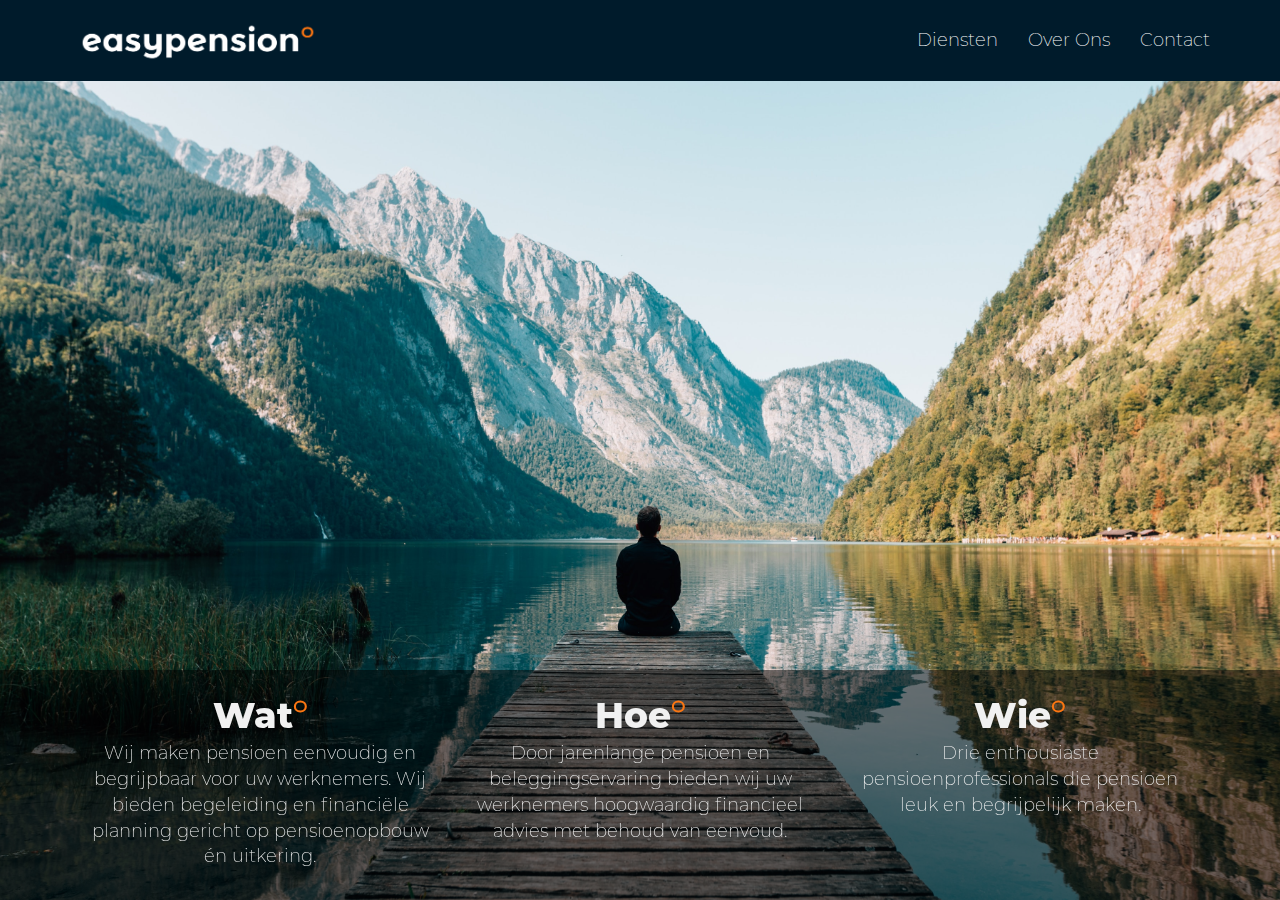
<file: index.html>
<!DOCTYPE html>
<html lang="nl">

<head>
    <title>EasyPension</title>
    <meta name="description"
        content="Wij zijn drie zeer ervaren pensioenprofessionals met bij elkaar meer dan 30 jaar pensioenervaring.">
    <meta property="og:site_name" content="EasyPension">
    <meta property="og:title" content="EasyPension" />
    <meta property="og:description" content="Wij maken pensioen eenvoudig en begrijpbaar voor uw werknemers!" />
    <meta property="og:image" itemprop="image" content="./easy.jpeg" />
    <meta property="og:type" content="website" />
    <meta property="og:image:type" content="image/jpeg">
    <meta property="og:image:width" content="100">
    <meta property="og:image:height" content="100">
    <meta property="og:url" content="https://www.easypension.nl" />
    <meta charset="utf-8">
    <meta name="viewport" content="width=device-width, initial-scale=1">
    <link rel="stylesheet" href="https://maxcdn.bootstrapcdn.com/bootstrap/3.4.0/css/bootstrap.min.css">
    <link rel="stylesheet" href="navbar.css">
    <link rel="stylesheet" href="index.css">
    <link href="https://fonts.googleapis.com/css?family=Montserrat" rel="stylesheet">
    <link rel="icon" href="favicon.png" sizes="16x16" type="image/png">
    <script src="https://ajax.googleapis.com/ajax/libs/jquery/3.3.1/jquery.min.js"></script>
    <script src="https://maxcdn.bootstrapcdn.com/bootstrap/3.4.0/js/bootstrap.min.js"></script>
</head>

<body>

    <nav class="navbar navbar-default navbar-fixed-top">
        <div class="container">
            <div class="navbar-header">
                <button type="button" class="navbar-toggle" data-toggle="collapse" data-target="#myNavbar">
                    <span class="icon-bar"></span>
                    <span class="icon-bar"></span>
                    <span class="icon-bar"></span>
                </button>
                <a class="navbar-brand" href="index.html">
                    <img src="navbarlogo.png" class="brandlogo" alt="EASYPENSIOM">
                </a>

            </div>
            <div class="collapse navbar-collapse" id="myNavbar">
                <ul class="nav navbar-nav ul-nav navbar-right">
                    <li><a href="diensten.html">Diensten</a></li>
                    <li><a href="overons.html">Over Ons</a></li>
                    <li><a href="contact.html">Contact</a></li>
                </ul>

            </div>
        </div>
    </nav>

    <div class="homepagecontent">

        <div class="content">

            <div class="container centercontent" style="cursor: pointer;" onclick="location.href='overons.html';">
                <div class="col-sm-4 text-center">
                    <span class="title">Wat</span><span class="celsius">º</span>
                    <p class="text-center">Wij maken pensioen eenvoudig en begrijpbaar voor uw werknemers. Wij bieden
                        begeleiding en
                        financiële planning gericht op pensioenopbouw én uitkering.
                    </p>
                </div>
                <div class="col-sm-4 text-center">
                    <span class="title">Hoe</span><span class="celsius">º</span>
                    <p class="text-center">Door jarenlange pensioen en beleggingservaring bieden wij uw werknemers
                        hoogwaardig financieel advies met
                        behoud van eenvoud.
                    </p>
                </div>
                <div class="col-sm-4 text-center">
                    <span class="title">Wie</span><span class="celsius">º</span>
                    <p class="text-center">Drie enthousiaste pensioenprofessionals die pensioen leuk en begrijpelijk
                        maken.
                    </p>
                </div>
            </div>
        </div>
    </div>


</body>

</html>
</file>
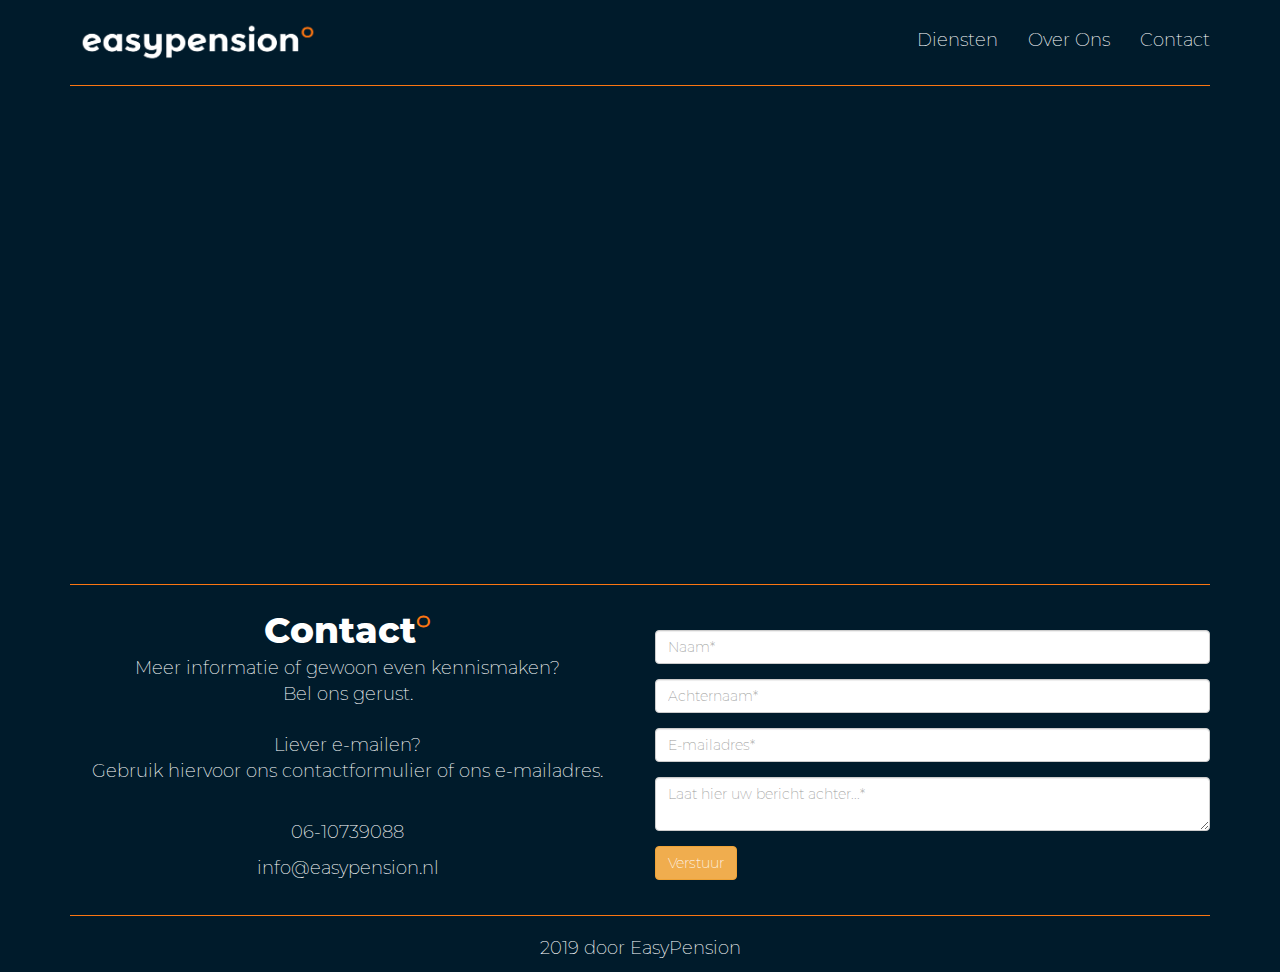
<file: contact.html>
<!DOCTYPE html>
<html lang="nl">

<head>
    <title>Contact</title>
    <meta charset="utf-8">
    <meta name="viewport" content="width=device-width, initial-scale=1">
    <link rel="stylesheet" href="https://maxcdn.bootstrapcdn.com/bootstrap/3.4.0/css/bootstrap.min.css">
    <link rel="stylesheet" href="navbar.css">
    <link rel="stylesheet" href="contact.css">
    <link href="https://fonts.googleapis.com/css?family=Montserrat" rel="stylesheet">
    <link rel="icon" href="favicon.png" sizes="16x16" type="image/png">
    <script src="https://ajax.googleapis.com/ajax/libs/jquery/3.3.1/jquery.min.js"></script>
    <script src="https://maxcdn.bootstrapcdn.com/bootstrap/3.4.0/js/bootstrap.min.js"></script>
</head>

<body>

    <nav class="navbar navbar-default navbar-fixed-top">
        <div class="container">
            <div class="navbar-header">
                <button type="button" class="navbar-toggle" data-toggle="collapse" data-target="#myNavbar">
                    <span class="icon-bar"></span>
                    <span class="icon-bar"></span>
                    <span class="icon-bar"></span>
                </button>
                <a class="navbar-brand" href="index.html">
                    <img src="navbarlogo.png" class="brandlogo" alt="EASYPENSIOM">
                </a>

            </div>
            <div class="collapse navbar-collapse" id="myNavbar">
                <ul class="nav navbar-nav ul-nav navbar-right">
                    <li><a href="diensten.html">Diensten</a></li>
                    <li><a href="overons.html">Over Ons</a></li>
                    <li><a href="contact.html">Contact</a></li>
                </ul>

            </div>
        </div>
    </nav>

    <div class="push"></div>

    <div class="container">
        <hr>
    </div>

    <div class="container">
        <iframe class="contactmaps" src="https://www.google.com/maps/embed?pb=!1m14!1m12!1m3!1d1500249.2061060101!2d5.895646020080529!3d52.17737507338284!2m3!1f0!2f0!3f0!3m2!1i1024!2i768!4f13.1!5e0!3m2!1snl!2snl!4v1565259364990!5m2!1snl!2snl" width="600" height="450" frameborder="0" style="border:0" allowfullscreen></iframe>
    </div>

    <div class="container">
        <hr>
    </div>

    <div class="container">
        <div class="row">
            <div class="col-sm-6 text-center">
                <span class="title">Contact</span><span class="celsius">º</span>
                <p class="text-center">Meer informatie of gewoon even kennismaken?<br />
                    Bel ons gerust.<br><br>

                Liever e-mailen?<br>
                Gebruik hiervoor ons contactformulier of ons e-mailadres. <br><br>  

                <p class="text-center">06-10739088</p>
                <p class="text-center">info@easypension.nl</p>

            </div>

            <div class="container hrhidden">
                <hr>
            </div>

            <div class="col-sm-6">
                <br />
                <form action="mailcap.php" method="post">
                    <input type="checkbox" name="contact_me_by_fax_only" value="1" style="display:none !important"
                        tabindex="-1" autocomplete="off">
                    <div class="form-group">
                        <input type="text" class="form-control" id="voornaam" name="voornaam" placeholder="Naam*"
                            onfocus="this.placeholder=''" onblur="this.placeholder='Naam*'" required>
                    </div>
                    <div class="form-group">
                        <input type="text" class="form-control" id="achternaam" name="achternaam"
                            placeholder="Achternaam*" onfocus="this.placeholder=''"
                            onblur="this.placeholder='Achternaam*'" required>
                    </div>
                    <div class="form-group">
                        <input type="email" class="form-control" id="email" name="email" placeholder="E-mailadres*"
                            onfocus="this.placeholder=''" onblur="this.placeholder='E-mailadres*'" required>
                    </div>
                    <div class="form-group">
                        <textarea class="form-control" name="message" required
                            placeholder="Laat hier uw bericht achter...*" onfocus="this.placeholder=''"
                            onblur="this.placeholder='Laat hier uw bericht achter...*'"></textarea>
                    </div>
                    <div class="form-group">
                        <button type="submit" class="btn btn-warning">Verstuur</button> 
                    </div>

                </form>
            </div>
        </div>


    </div>


    <div class="container">
        <hr>
    </div>


    <div class="footer">
        <p class="text-center">2019 door EasyPension</p>
    </div>



</body>

</html>
</file>
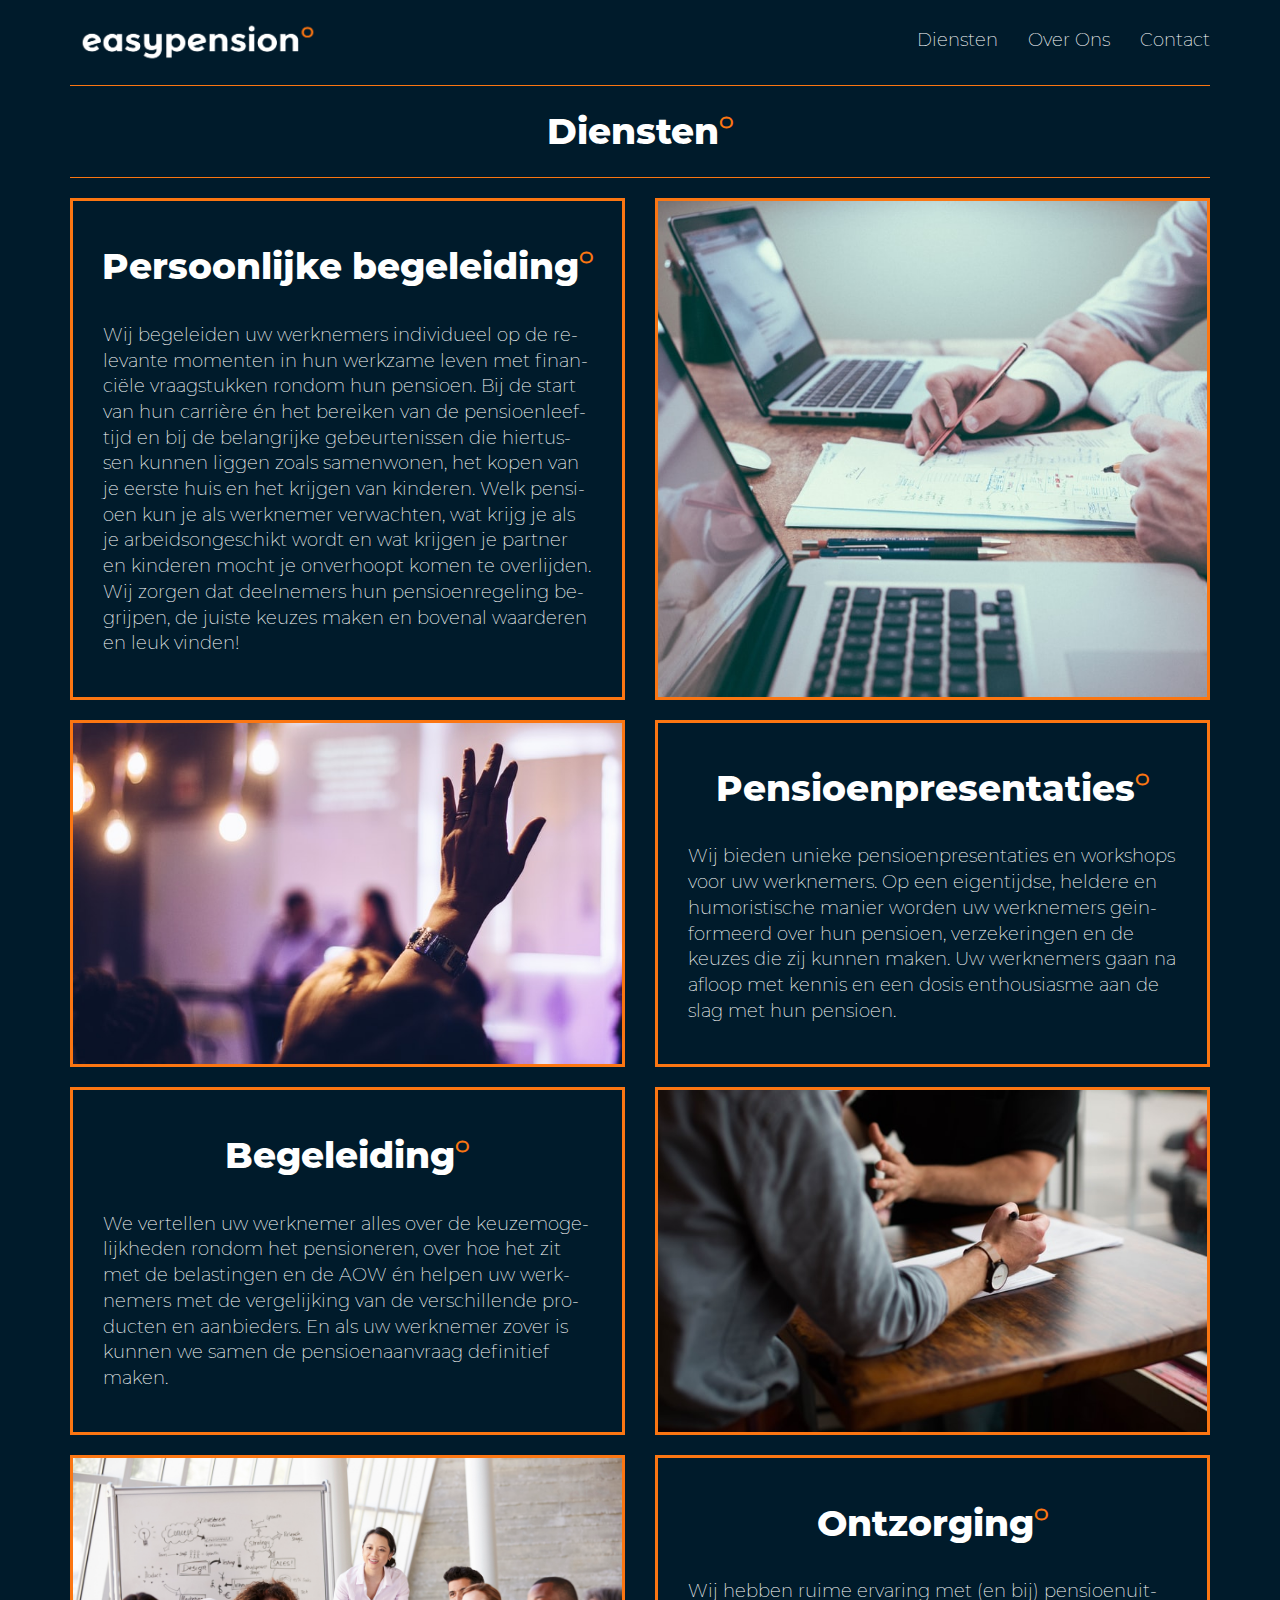
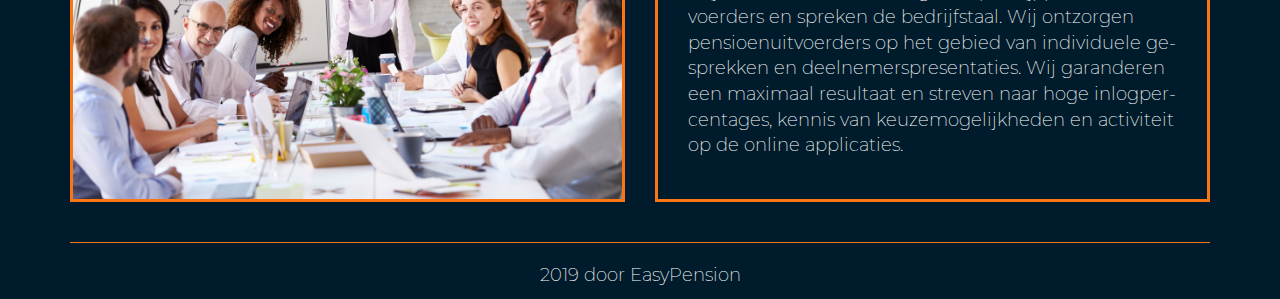
<file: diensten.html>
<!DOCTYPE html>
<html lang="nl">

<head>
    <title>Diensten</title>
    <meta charset="utf-8">
    <meta name="viewport" content="width=device-width, initial-scale=1">
    <link rel="stylesheet" href="https://maxcdn.bootstrapcdn.com/bootstrap/3.4.0/css/bootstrap.min.css">
    <link rel="stylesheet" href="navbar.css">
    <link rel="stylesheet" href="diensten.css">
    <link href="https://fonts.googleapis.com/css?family=Montserrat" rel="stylesheet">
    <link rel="icon" href="favicon.png" sizes="16x16" type="image/png">
    <script src="https://ajax.googleapis.com/ajax/libs/jquery/3.3.1/jquery.min.js"></script>
    <script src="https://maxcdn.bootstrapcdn.com/bootstrap/3.4.0/js/bootstrap.min.js"></script>
</head>

<body>

    <nav class="navbar navbar-default navbar-fixed-top">
        <div class="container">
            <div class="navbar-header">
                <button type="button" class="navbar-toggle" data-toggle="collapse" data-target="#myNavbar">
                    <span class="icon-bar"></span>
                    <span class="icon-bar"></span>
                    <span class="icon-bar"></span>
                </button>
                <a class="navbar-brand" href="index.html">
                    <img src="navbarlogo.png" class="brandlogo" alt="EASYPENSIOM">
                </a>

            </div>
            <div class="collapse navbar-collapse" id="myNavbar">
                <ul class="nav navbar-nav ul-nav navbar-right">
                    <li><a href="diensten.html">Diensten</a></li>
                    <li><a href="overons.html">Over Ons</a></li>
                    <li><a href="contact.html">Contact</a></li>
                </ul>

            </div>
        </div>
    </nav>

    <div class="push"></div>

    <div class="container">
        <hr>
    </div>

    <!-- <div class="container">
        <h1 class="text-center" style="font-weight: bolder">Diensten<span class="celsius">º</span></h1>
    </div> -->

    <div class="container text-center">
        <span class="title">Diensten</span><span class="celsius">º</span>
    </div>

    <div class="container">
        <hr>
    </div>

    <div class="container">
        <div class="row row-eq-height">
            <div class="col-sm-6">
                <div class="boxtext text-center">
                    <div class="pushtitle"></div>
                    <span class="title">Persoonlijke begeleiding</span><span class="celsius">º</span>
                    <p class="text-left" style="padding:30px;">
                        Wij begeleiden uw werknemers individueel op de relevante momenten in hun werkzame leven met
                        financiële vraagstukken rondom hun pensioen. Bij de start van hun carrière én het bereiken van
                        de
                        pensioenleeftijd en bij de belangrijke gebeurtenissen die hiertussen kunnen liggen zoals
                        samenwonen, het kopen van je eerste huis en het krijgen van kinderen. Welk pensioen kun je als
                        werknemer verwachten, wat krijg je als je arbeidsongeschikt wordt en wat krijgen je partner en
                        kinderen mocht je onverhoopt komen te overlijden. Wij zorgen dat deelnemers hun
                        pensioenregeling begrijpen, de juiste keuzes maken en bovenal waarderen en leuk vinden!
                    </p>

                </div>
            </div>
            <div class="col-sm-6">
                <div class="boximage1">



                </div>
            </div>
        </div>
    </div>

    <div class="container">
        <div class="row">
            <div class="col-sm-6">
                <div class="boximage2">



                </div>
            </div>
            <div class="col-sm-6">
                <div class="boxtext text-center">


                    <!-- <h1 class="text-center pensioenpresentaties" style="font-weight: bolder">Pensioenpresentaties<span
                                class="celsius">º</span></h1>
                        <h1 class="text-center pensioenpresentatieskort" style="font-weight: bolder">Pensioen-<br>presentaties<span
                                class="celsius">º</span></h1> -->
                    <div class="pushtitle"></div>
                    <span class="title pensioenpresentaties">Pensioenpresentaties</span><span
                        class="celsius pensioenpresentaties">º</span>
                    <span class="title pensioenpresentatieskort">Pensioen-<br>presentaties</span><span
                        class="celsius pensioenpresentatieskort">º</span>
                    <p class="text-left" style="padding:30px;">
                        Wij bieden unieke pensioenpresentaties en workshops voor uw werknemers. Op een eigentijdse,
                        heldere en humoristische manier worden uw werknemers geinformeerd over hun pensioen,
                        verzekeringen en de keuzes die zij kunnen maken. Uw werknemers gaan na afloop met kennis en een
                        dosis enthousiasme aan de slag met hun pensioen.
                    </p>

                </div>
            </div>
        </div>
    </div>

    <div class="container">
        <div class="row">
            <div class="col-sm-6">
                <div class="boxtext text-center">


                    <!-- <h1 class="text-center pensioenaankoop" style="font-weight: bolder">Pensionering en pensioenaankoop begeleiding<span
                                class="celsius">º</span></h1>
                        <h1 class="text-center pensioenaankoopkort" style="font-weight: bolder">Pensionering<br> en pensioen-<br>aankoop begeleiding<span
                                class="celsius">º</span></h1> -->
                    <div class="pushtitle"></div>
                    <span class="title">Begeleiding</span><span
                        class="celsius">º</span>
                    <!-- <span class="title pensioenaankoop">Pensionering en pensioenaankoop begeleiding</span><span
                        class="celsius pensioenpresentaties">º</span>
                    <span class="title pensioenaankoopkort">Pensionering<br> en
                        pensioen-<br>aankoop<br>begeleiding</span><span
                        class="celsius celsiusmarginleft pensioenpresentatieskort">º</span> -->
                    <p class="text-left" style="padding:30px;">
                        We vertellen uw werknemer alles over de keuzemogelijkheden rondom het pensioneren, over hoe
                        het zit met de belastingen en de AOW én helpen uw werknemers met de vergelijking van de
                        verschillende producten en aanbieders. En als uw werknemer zover is kunnen we samen de
                        pensioenaanvraag definitief maken.
                    </p>

                </div>
            </div>
            <div class="col-sm-6">
                <div class="boximage3">



                </div>
            </div>
        </div>
    </div>

    <div class="container">
        <div class="row">
            <div class="col-sm-6">
                <div class="boximage4">



                </div>
            </div>
            <div class="col-sm-6">
                <div class="boxtext text-center">
                    <!-- <h1 class="text-center" style="font-weight: bolder">Ontzorging voor uitvoerders<span
                                class="celsius">º</span></h1> -->

                    <div class="pushtitle"></div>
                    <span class="title">Ontzorging</span><span class="celsius">º</span>
                    <p class="text-left" style="padding:30px;">
                        Wij hebben ruime ervaring met (en bij) pensioenuitvoerders en spreken de bedrijfstaal. Wij
                        ontzorgen pensioenuitvoerders op het gebied van individuele gesprekken en
                        deelnemerspresentaties. Wij garanderen een maximaal resultaat en streven naar hoge
                        inlogpercentages, kennis van keuzemogelijkheden en activiteit op de online applicaties.
                    </p>
                </div>
            </div>
        </div>
    </div>

    <div class="container">
        <hr>
    </div>


    <div class="footer">
        <p class="text-center">2019 door EasyPension</p>
    </div>

</body>

</html>
</file>
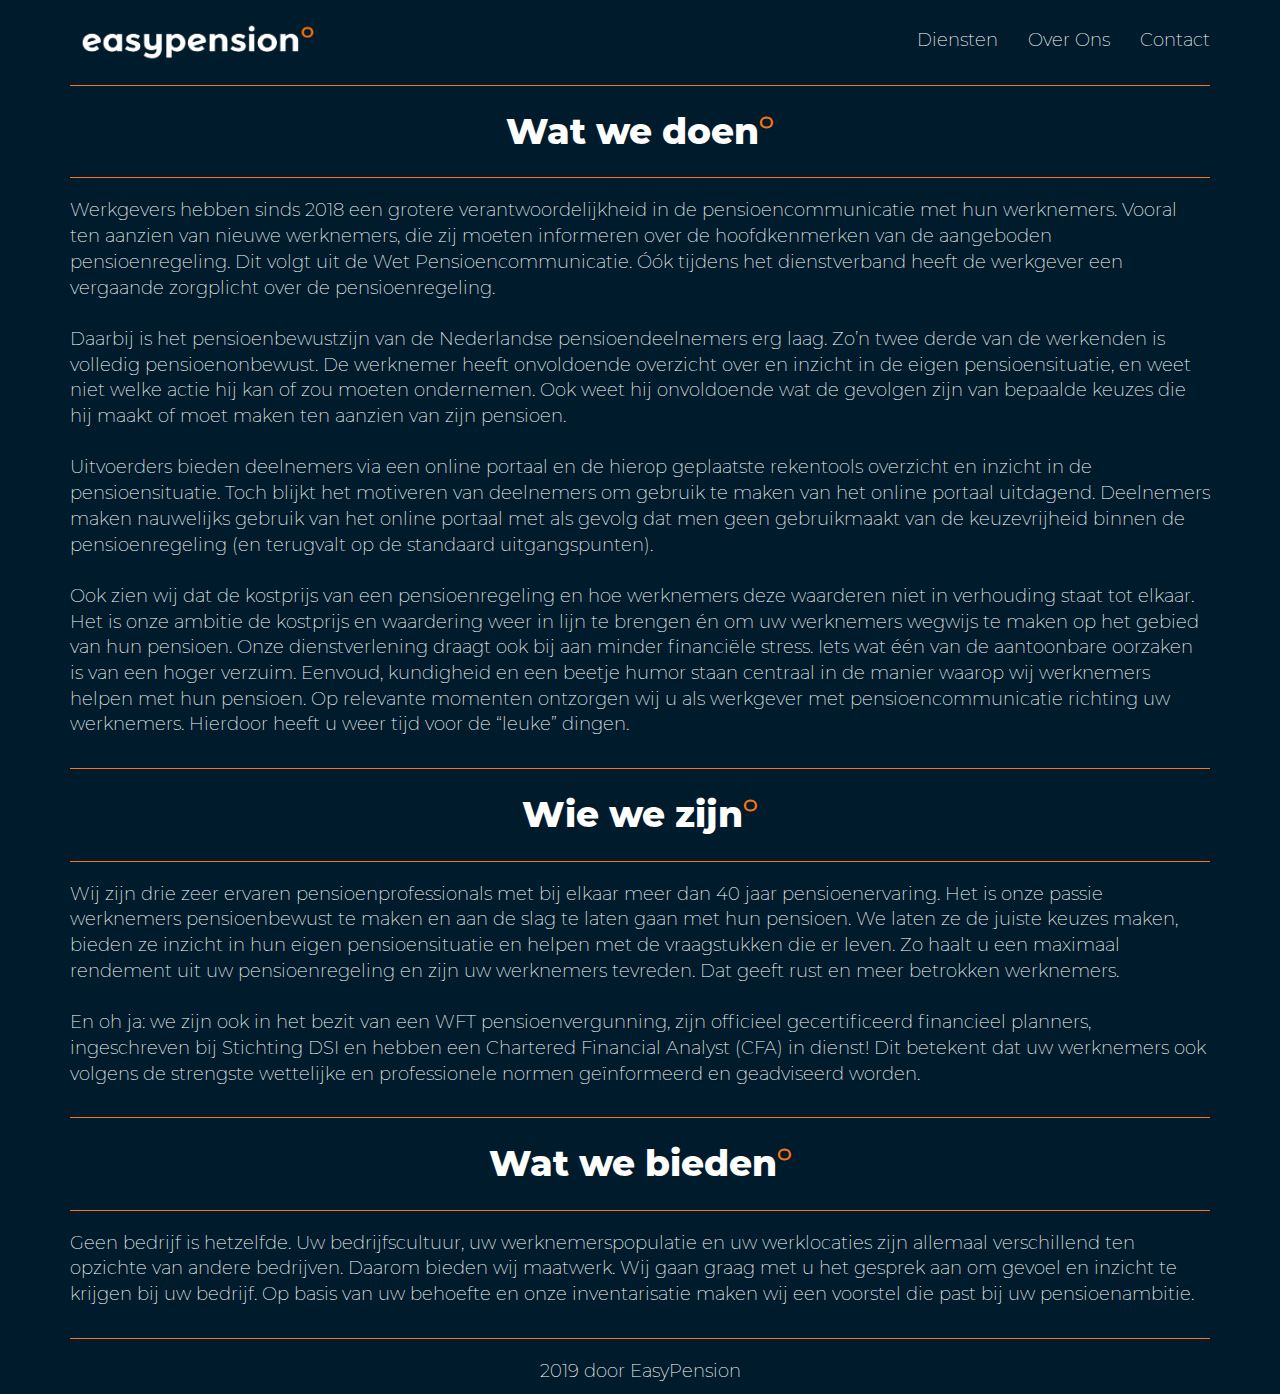
<file: overons.html>
<!DOCTYPE html>
<html lang="nl">

<head>
    <title>Over Ons</title>
    <meta charset="utf-8">
    <meta name="viewport" content="width=device-width, initial-scale=1">
    <link rel="stylesheet" href="https://maxcdn.bootstrapcdn.com/bootstrap/3.4.0/css/bootstrap.min.css">
    <link rel="stylesheet" href="navbar.css">
    <link rel="stylesheet" href="overons.css">
    <link href="https://fonts.googleapis.com/css?family=Montserrat" rel="stylesheet">
    <link rel="icon" href="favicon.png" sizes="16x16" type="image/png">
    <script src="https://ajax.googleapis.com/ajax/libs/jquery/3.3.1/jquery.min.js"></script>
    <script src="https://maxcdn.bootstrapcdn.com/bootstrap/3.4.0/js/bootstrap.min.js"></script>
</head>

<body>

    <nav class="navbar navbar-default navbar-fixed-top">
        <div class="container">
            <div class="navbar-header">
                <button type="button" class="navbar-toggle" data-toggle="collapse" data-target="#myNavbar">
                    <span class="icon-bar"></span>
                    <span class="icon-bar"></span>
                    <span class="icon-bar"></span>
                </button>
                <a class="navbar-brand" href="index.html">
                    <img src="navbarlogo.png" class="brandlogo" alt="EASYPENSIOM">
                </a>

            </div>
            <div class="collapse navbar-collapse" id="myNavbar">
                <ul class="nav navbar-nav ul-nav navbar-right">
                    <li><a href="diensten.html">Diensten</a></li>
                    <li><a href="overons.html">Over Ons</a></li>
                    <li><a href="contact.html">Contact</a></li>
                </ul>
            </div>
        </div>
    </nav>

    <div class="push"></div>

    <div class="container">
        <hr>
    </div>

    <div class="container text-center">
        <span class="title">Wat we doen</span><span class="celsius">º</span>
    </div>


    <div class="container">
        <hr>
    </div>

    <div class="container">
        <p>
            Werkgevers hebben sinds 2018 een grotere verantwoordelijkheid in de pensioencommunicatie met hun werknemers.
            Vooral ten aanzien van nieuwe werknemers, die zij moeten informeren over de hoofdkenmerken van de aangeboden
            pensioenregeling. Dit volgt uit de Wet Pensioencommunicatie. Óók tijdens het dienstverband heeft de
            werkgever
            een vergaande zorgplicht over de pensioenregeling.<br><br>

            Daarbij is het pensioenbewustzijn van de Nederlandse pensioendeelnemers erg laag. Zo’n twee derde van de
            werkenden is volledig pensioenonbewust. De werknemer heeft onvoldoende overzicht over en inzicht in de eigen
            pensioensituatie, en weet niet welke actie hij kan of zou moeten ondernemen. Ook weet hij onvoldoende wat de
            gevolgen
            zijn van bepaalde keuzes die hij maakt of moet maken ten aanzien van zijn pensioen.<br><br>

            Uitvoerders bieden deelnemers via een online portaal en de hierop
            geplaatste rekentools overzicht en inzicht in de pensioensituatie.
            Toch blijkt het motiveren van deelnemers om gebruik te maken van het
            online portaal uitdagend. Deelnemers maken nauwelijks gebruik van het
            online portaal met als gevolg dat men geen gebruikmaakt van de
            keuzevrijheid binnen de pensioenregeling (en terugvalt op de standaard
            uitgangspunten). <br><br>

            Ook zien wij dat de kostprijs van een pensioenregeling en hoe werknemers
            deze waarderen niet in verhouding staat tot elkaar. Het is onze ambitie de
            kostprijs en waardering weer in lijn te brengen én om uw werknemers
            wegwijs te maken op het gebied van hun pensioen. Onze dienstverlening
            draagt ook bij aan minder financiële stress. Iets wat één van de
            aantoonbare oorzaken is van een hoger verzuim. Eenvoud, kundigheid en
            een beetje humor staan centraal in de manier waarop wij werknemers
            helpen met hun pensioen. Op relevante momenten ontzorgen wij u als
            werkgever met pensioencommunicatie richting uw werknemers. Hierdoor
            heeft u weer tijd voor de “leuke” dingen.
        </p>
    </div>

    <div class="container">
        <hr>
    </div>

    <div class="container text-center">
        <span class="title">Wie we zijn</span><span class="celsius">º</span>
    </div>

    <div class="container">
        <hr>
    </div>

    <div class="container">
        <p>
            Wij zijn drie zeer ervaren pensioenprofessionals met bij elkaar meer dan 40 jaar pensioenervaring.
            Het is onze passie werknemers pensioenbewust te maken en aan de slag te laten gaan met hun
            pensioen. We laten ze de juiste keuzes maken, bieden ze inzicht in hun eigen pensioensituatie en
            helpen met de vraagstukken die er leven. Zo haalt u een maximaal rendement uit uw pensioenregeling
            en zijn uw werknemers tevreden. Dat geeft rust en meer betrokken werknemers.<br><br>

            En oh ja: we zijn ook in het bezit van een WFT pensioenvergunning, zijn officieel gecertificeerd
            financieel planners, ingeschreven bij Stichting DSI en hebben een Chartered Financial Analyst (CFA) in
            dienst! Dit betekent dat uw werknemers ook volgens de strengste wettelijke en professionele
            normen geïnformeerd en geadviseerd worden.
        </p>
    </div>

    <div class="container">
        <hr>
    </div>

    <div class="container text-center">
        <span class="title">Wat we bieden</span><span class="celsius">º</span>
    </div>

    <div class="container">
        <hr>
    </div>

    <div class="container">
        <p>
            Geen bedrijf is hetzelfde. Uw bedrijfscultuur, uw werknemerspopulatie en uw werklocaties zijn allemaal
            verschillend ten opzichte van andere bedrijven. Daarom bieden wij maatwerk. Wij gaan graag met u het
            gesprek aan om gevoel en inzicht te krijgen bij uw bedrijf. Op basis van uw behoefte en onze
            inventarisatie maken wij een voorstel die past bij uw pensioenambitie.
        </p>
    </div>

    <div class="container">
        <hr>
    </div>






    <div class="footer">
        <p class="text-center">2019 door EasyPension</p>
    </div>


</body>

</html>
</file>
<file: navbar.css>
@font-face {
    font-family: MontserratEL;
    src: url("MonteserratExtraBold/Montserrat-ExtraLight.otf") format("opentype");
}

@font-face {
    font-family: MontserratEL;
    src: url("MonteserratExtraBold/Montserrat-ExtraLight.otf") format("opentype");
}

.navbar-fixed-top {
    border-color: #001B2B;
}

.navbar {
    background-color: #001B2B;
}

.navbar-header {
    height:80px;
}

.navbar-default .navbar-brand {
    color: white;
}
.navbar-default .navbar-brand:hover,
.navbar-default .navbar-brand:focus {
    color: #FB7612;
}
/* Link */
.navbar-default .navbar-nav > li > a {
    color: white;
    line-height: 50px;
    font-family: 'MontserratEL', sans-serif;
    font-weight: 100;
}
.navbar-default .navbar-nav > li > a:hover,
.navbar-default .navbar-nav > li > a:focus {
    color: #FB7612;
}
.navbar-default .navbar-nav > .active > a,
.navbar-default .navbar-nav > .active > a:hover,
.navbar-default .navbar-nav > .active > a:focus {
    color: white;
    background-color: #001B2B;
}
.navbar-default .navbar-nav > .open > a,
.navbar-default .navbar-nav > .open > a:hover,
.navbar-default .navbar-nav > .open > a:focus {
    color: white;
    background-color: #001B2B;
}
/* Caret */
.navbar-default .navbar-nav > .dropdown > a .caret {
    border-top-color: white;
    border-bottom-color: white;
}
.navbar-default .navbar-nav > .dropdown > a:hover .caret,
.navbar-default .navbar-nav > .dropdown > a:focus .caret {
    border-top-color: #333;
    border-bottom-color: #333;
}
.navbar-default .navbar-nav > .open > a .caret,
.navbar-default .navbar-nav > .open > a:hover .caret,
.navbar-default .navbar-nav > .open > a:focus .caret {
    border-top-color: #555;
    border-bottom-color: #555;
}
/* Mobile version */
.navbar-default .navbar-toggle {
    border-color: #001B2B;
}
.navbar-default .navbar-toggle:hover,
.navbar-default .navbar-toggle:focus {
    background-color: #001B2B;
}
.navbar-default .navbar-toggle .icon-bar {
    background-color: white;
}

.dropdown-menu {
    background-color: #001B2B;
}

.dropdown-menu li a {
    color: white;
}

.dropdown-menu li a:hover {
    background-color: #001B2B;
    color: #FB7612;
}

ul {
    display: inline-block;
}

ul li ul {
    display: inline-block;
}

@media (max-width: 767px) {
    .navbar-default .navbar-nav .open .dropdown-menu > li > a {
        color:#FB7612;
    }
    .navbar-default .navbar-nav .open .dropdown-menu > li > a:hover,
    .navbar-default .navbar-nav .open .dropdown-menu > li > a:focus {
          color: white;
    }
    .navbar-collapse.collapse {
        display: none !important;
    }
    .navbar-collapse.collapse.in {
        display: block !important;
    }
    .navbar-header .collapse, .navbar-toggle {
        display:block !important;
    }
    .navbar-header {
        float:none;
    }
    .navbar-header {
        height:50px;
    }
}
</file>
<file: index.css>
@font-face {
    font-family: MontserratEB;
    src: url("MonteserratExtraBold/Montserrat-ExtraBold.otf") format("opentype");
}

@font-face {
    font-family: MontserratEL;
    src: url("MonteserratExtraBold/Montserrat-ExtraLight.otf") format("opentype");
}

body {
    background-color: #001B2B;
    font-family: 'MontserratEL', sans-serif;
    color: white;
    font-size: 18px;
}

.brandlogo {
    height: 100px;
    margin-top: -23px;
}

.homepagecontent {
    background-image: url("./homepagebg.jpg");
    height: 100vh;
    background-position: center center;
    background-size: cover;
    background-repeat: no-repeat;
}

.content {
    position: fixed;
    bottom: 0;
    background: rgba(0, 0, 0, 0.5);
    color: #f1f1f1;
    width: 100%;
    padding: 20px;
  }

h1 {
    font-family: 'MontserratEB', sans-serif; 
}

.title {
    font-family: 'MontserratEB', sans-serif;  
    font-weight: bolder;
    font-size: 2em;
}

.celsius {
    color: #FB7612;
    font-size: 2em;
    font-weight: 700;
    /* font-family: 'MontserratEB', sans-serif;  */
}

@media only screen and (max-width:767px) {
    .brandlogo {
        height: 70px;
    }
    .homepagecontent {
        height: 100vh;
    }
    .content {
        position: relative;
        height: 100%;
        background: rgba(0, 0, 0, 0.5);
        color: #f1f1f1;
        width: 100%;
        padding: 0px;
    }   
    .centercontent {
        margin-top: 47px;
    }
    .push {
        height: 45px;
    }
}
</file>
<file: contact.css>
@font-face {
    font-family: MontserratEB;
    src: url("MonteserratExtraBold/Montserrat-ExtraBold.otf") format("opentype");
}

@font-face {
    font-family: MontserratEL;
    src: url("MonteserratExtraBold/Montserrat-ExtraLight.otf") format("opentype");
}

body {
    background-color: #001B2B;
    font-family: 'MontserratEL', sans-serif;
    color: white;
    font-size: 18px;
}

.brandlogo {
    height: 100px;
    margin-top: -23px;
}

.push {
    height: 65px;
}

h1 {
    font-family: 'MontserratEB', sans-serif; 
}

.title {
    font-family: 'MontserratEB', sans-serif;  
    font-weight: bolder;
    font-size: 2em;
}

.celsius {
    color: #FB7612;
    font-size: 2em;
    font-weight: 700;
    /* font-family: 'MontserratEB', sans-serif;  */
}

.hrhidden {
    display: none;
}

hr {
    border-color: #FB7612;
}

.contactmaps {    
    width: 100%;
}

@media only screen and (max-width:767px) {
    .brandlogo {
        height: 70px;
    }
    .hrhidden {
        display: block;
    }
    .push {
        height: 45px;
    }
}
</file>
<file: diensten.css>
@font-face {
    font-family: MontserratEB;
    src: url("MonteserratExtraBold/Montserrat-ExtraBold.otf") format("opentype");
}

@font-face {
    font-family: MontserratEL;
    src: url("MonteserratExtraBold/Montserrat-ExtraLight.otf") format("opentype");
}

.row {
    display: -webkit-flex;
    display: -moz-flex;
    display: -ms-flex;
    display: -o-flex;
    display: flex;
    margin-bottom: 20px;
  }

  .row > [class*='col-'] {
    display: flex;
    flex-direction: row;
  }

body {
    background-color: #001B2B;
    font-family: 'MontserratEL', sans-serif;
    color: white;
    font-size: 18px;
    hyphens: auto;
}

.brandlogo {
    height: 100px;
    margin-top: -23px;
}

.push {
    height: 65px;
}

h1 {
    font-family: 'MontserratEB', sans-serif; 
}

.pushtitle {
    height: 40px;
}

.title {
    font-family: 'MontserratEB', sans-serif;  
    font-weight: bolder;
    font-size: 2em;
}

.celsius {
    color: #FB7612;
    font-size: 2em;
    font-weight: 700;
    /* font-family: 'MontserratEB', sans-serif;  */
}

.celsiusmarginleft {
    margin-left: 0px;
}

p {
    text-align: justify;
}

hr {
    border-color: #FB7612;
}

.pensioenpresentatieskort {
    display: none;
}

.pensioenaankoopkort {
    display: none;
}

.boxtext {
    max-width: 100%;
    height: 100%;
    margin-left: auto;
    margin-right: auto;
    border: 3px solid #FB7612;
}

.boxtext h1 {
    padding: 10px;
}

.boximage1 {
    background: url("./dienst1.jfif");  
    background-position: center;
    background-size: cover;
    width: 100%;
    height: 100%;
    border: 3px solid #FB7612;
}

.boximage2 {
    background: url("./dienst2.jfif");
    background-position: bottom right;
    background-size: cover;
    width: 100%;
    height: 100%;
    border: 3px solid #FB7612;
}

.boximage3 {
    background: url("./dienst3.jfif");
    background-position: center;
    background-size: cover;
    width: 100%;
    height: 100%;
    border: 3px solid #FB7612;
}

.boximage4 {
    background: url("./dienst4.jpg");
    background-position: center;
    background-size: cover;
    width: 100%;
    height: 100%;
    border: 3px solid #FB7612;
}

@media only screen and (max-width:1199px) {
    .pensioenpresentaties {
        display: none;
    }
    .pensioenpresentatieskort {
        display: inline-block;
    }
}

@media only screen and (max-width:992px) {
    .pensioenaankoop {
        display: none;
    }
    .pensioenaankoopkort {
        display: inline-block;
    }
    .celsiusmarginleft {
        margin-left: -13px;
    }
}

@media only screen and (max-width:767px) {
    .brandlogo {
        height: 70px;
    }
    div[class*='boximage'] {
        display: none;
    }
    .push {
        height: 45px;
    }
    .row {
        display: block;
    }
}
</file>
<file: overons.css>
@font-face {
    font-family: MontserratEB;
    src: url("MonteserratExtraBold/Montserrat-ExtraBold.otf") format("opentype");
}

@font-face {
    font-family: MontserratEL;
    src: url("MonteserratExtraBold/Montserrat-ExtraLight.otf") format("opentype");
}

body {
    background-color: #001B2B;
    font-family: 'MontserratEL', sans-serif;
    color: white;
    font-size: 18px;
}

.brandlogo {
    height: 100px;
    margin-top: -23px;
}

.push {
    height: 65px;
}

.homepagecontent {
    background-image: url("./homepagebg.jpg");
    height: 100vh;
    background-position: center center;
    background-size: cover;
    background-repeat: no-repeat;
}

.content {
    position: fixed;
    bottom: 0;
    background: rgba(0, 0, 0, 0.5);
    color: #f1f1f1;
    width: 100%;
    padding: 20px;
  }

h1 {
    font-family: 'MontserratEB', sans-serif; 
}

.title {
    font-family: 'MontserratEB', sans-serif;  
    font-weight: bolder;
    font-size: 2em;
}

.celsius {
    color: #FB7612;
    font-size: 2em;
    font-weight: 700;
    /* font-family: 'MontserratEB', sans-serif;  */
}

hr {
    border-color: #FB7612;
}

@media only screen and (max-width:767px) {
    .brandlogo {
        height: 70px;
    }
    .homepagecontent {
        height: 100vh;
    }
    .content {
        position: relative;
        height: 100%;
        background: rgba(0, 0, 0, 0.5);
        color: #f1f1f1;
        width: 100%;
        padding: 0px;
    }   
    .centercontent {
        margin-top: 47px;
    }
    .push {
        height: 45px;
    }
}
</file>
